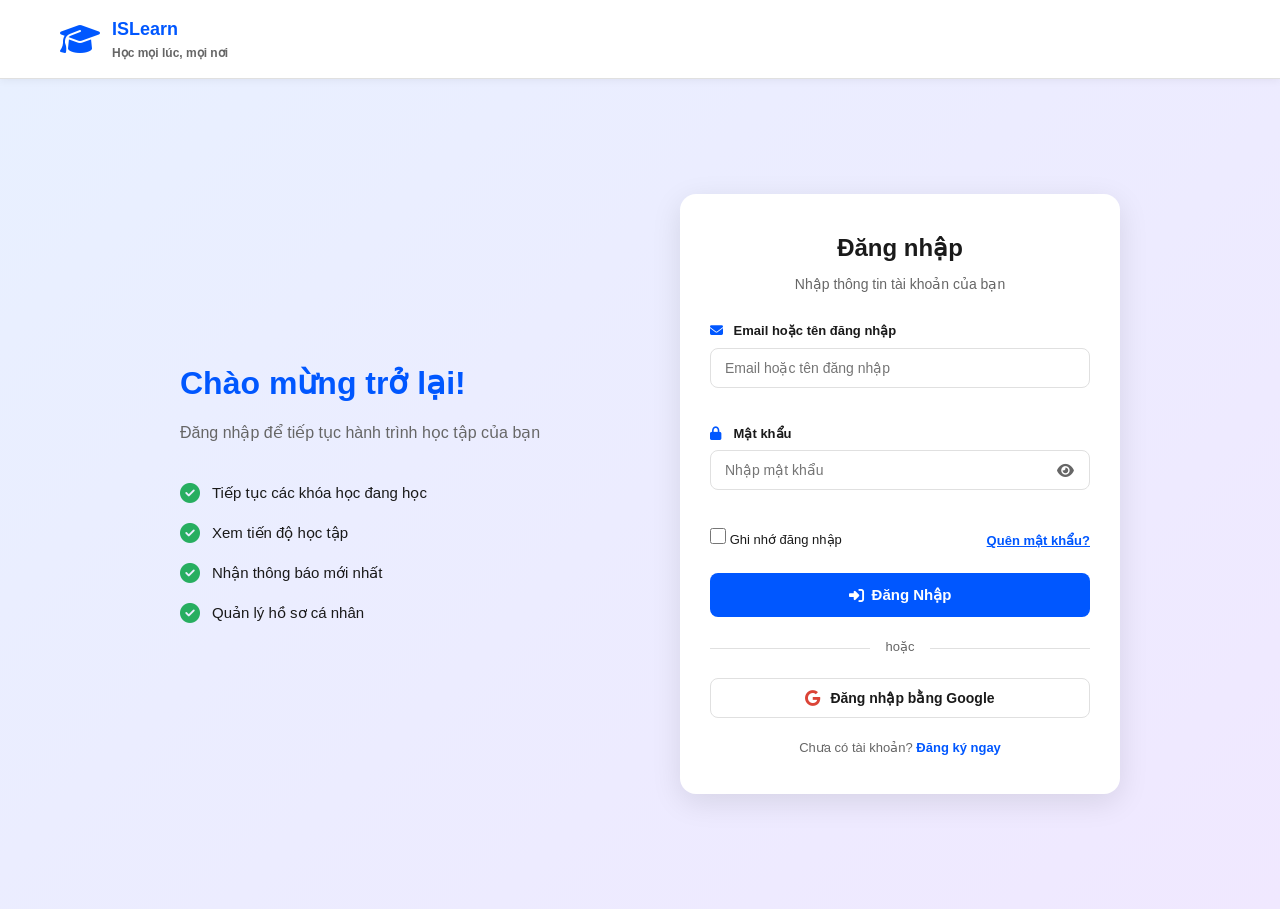
<file: Bài nhóm/login.html>
<!DOCTYPE html>
<html lang="vi">
<head>
    <meta charset="UTF-8">
    <meta name="viewport" content="width=device-width, initial-scale=1.0">
    <title>Đăng Nhập - ISLearn</title>
    <link rel="stylesheet" href="styles.css">
    <link rel="stylesheet" href="register.css">
    <link rel="stylesheet" href="https://cdnjs.cloudflare.com/ajax/libs/font-awesome/6.4.0/css/all.min.css">
</head>
<body>

    <!-- HEADER -->
    <header class="header">
        <div class="header-container">
            <div class="logo">
                <i class="fas fa-graduation-cap"></i>
                <div>
                    <h3>ISLearn</h3>
                    <p>Học mọi lúc, mọi nơi</p>
                </div>
            </div>
        </div>
    </header>

    <!-- LOGIN SECTION -->
    <section class="auth-section">
        <div class="auth-container">

            <!-- LEFT -->
            <div class="auth-left">
                <h2>Chào mừng trở lại!</h2>
                <p>Đăng nhập để tiếp tục hành trình học tập của bạn</p>
                <div class="auth-features">
                    <div class="feature-item">
                        <i class="fas fa-check-circle"></i>
                        <span>Tiếp tục các khóa học đang học</span>
                    </div>
                    <div class="feature-item">
                        <i class="fas fa-check-circle"></i>
                        <span>Xem tiến độ học tập</span>
                    </div>
                    <div class="feature-item">
                        <i class="fas fa-check-circle"></i>
                        <span>Nhận thông báo mới nhất</span>
                    </div>
                    <div class="feature-item">
                        <i class="fas fa-check-circle"></i>
                        <span>Quản lý hồ sơ cá nhân</span>
                    </div>
                </div>
            </div>

            <!-- RIGHT -->
            <div class="auth-right">
                <div class="auth-card">
                    <h2>Đăng nhập</h2>
                    <p class="auth-subtitle">Nhập thông tin tài khoản của bạn</p>

                    <div class="register-form">

                        <div class="form-group">
                            <label><i class="fas fa-envelope"></i> Email hoặc tên đăng nhập</label>
                            <input type="text" id="loginIdentifier" placeholder="Email hoặc tên đăng nhập">
                            <span class="error-msg" id="identifierError"></span>
                        </div>

                        <div class="form-group">
                            <label><i class="fas fa-lock"></i> Mật khẩu</label>
                            <div class="input-password">
                                <input type="password" id="loginPassword" placeholder="Nhập mật khẩu">
                                <button class="toggle-password" onclick="toggleLoginPassword()">
                                    <i class="fas fa-eye" id="loginPasswordIcon"></i>
                                </button>
                            </div>
                            <span class="error-msg" id="passwordError"></span>
                        </div>

                        <div class="form-group checkbox-group" style="display:flex; justify-content:space-between; align-items:center">
                            <label class="checkbox-label">
                                <input type="checkbox" id="rememberMe">
                                <span>Ghi nhớ đăng nhập</span>
                            </label>
                            <a href="#" style="font-size:13px; color:var(--primary-color); font-weight:600">Quên mật khẩu?</a>
                        </div>

                        <!-- THÔNG BÁO LỖI CHUNG -->
                        <div class="login-error-box" id="loginErrorBox" style="display:none">
                            <i class="fas fa-exclamation-circle"></i>
                            <span id="loginErrorMsg">Email hoặc mật khẩu không đúng</span>
                        </div>

                        <button class="btn-register" onclick="handleLogin()">
                            <i class="fas fa-sign-in-alt"></i> Đăng Nhập
                        </button>

                        <div class="divider"><span>hoặc</span></div>

                        <button class="btn-google" onclick="handleGoogleLogin()">
                            <i class="fab fa-google"></i> Đăng nhập bằng Google
                        </button>

                        <p class="login-link">
                            Chưa có tài khoản? <a href="register.html">Đăng ký ngay</a>
                        </p>

                    </div>
                </div>
            </div>

        </div>
    </section>
    <script src="login.js"></script>
</body>
</html>
</file>
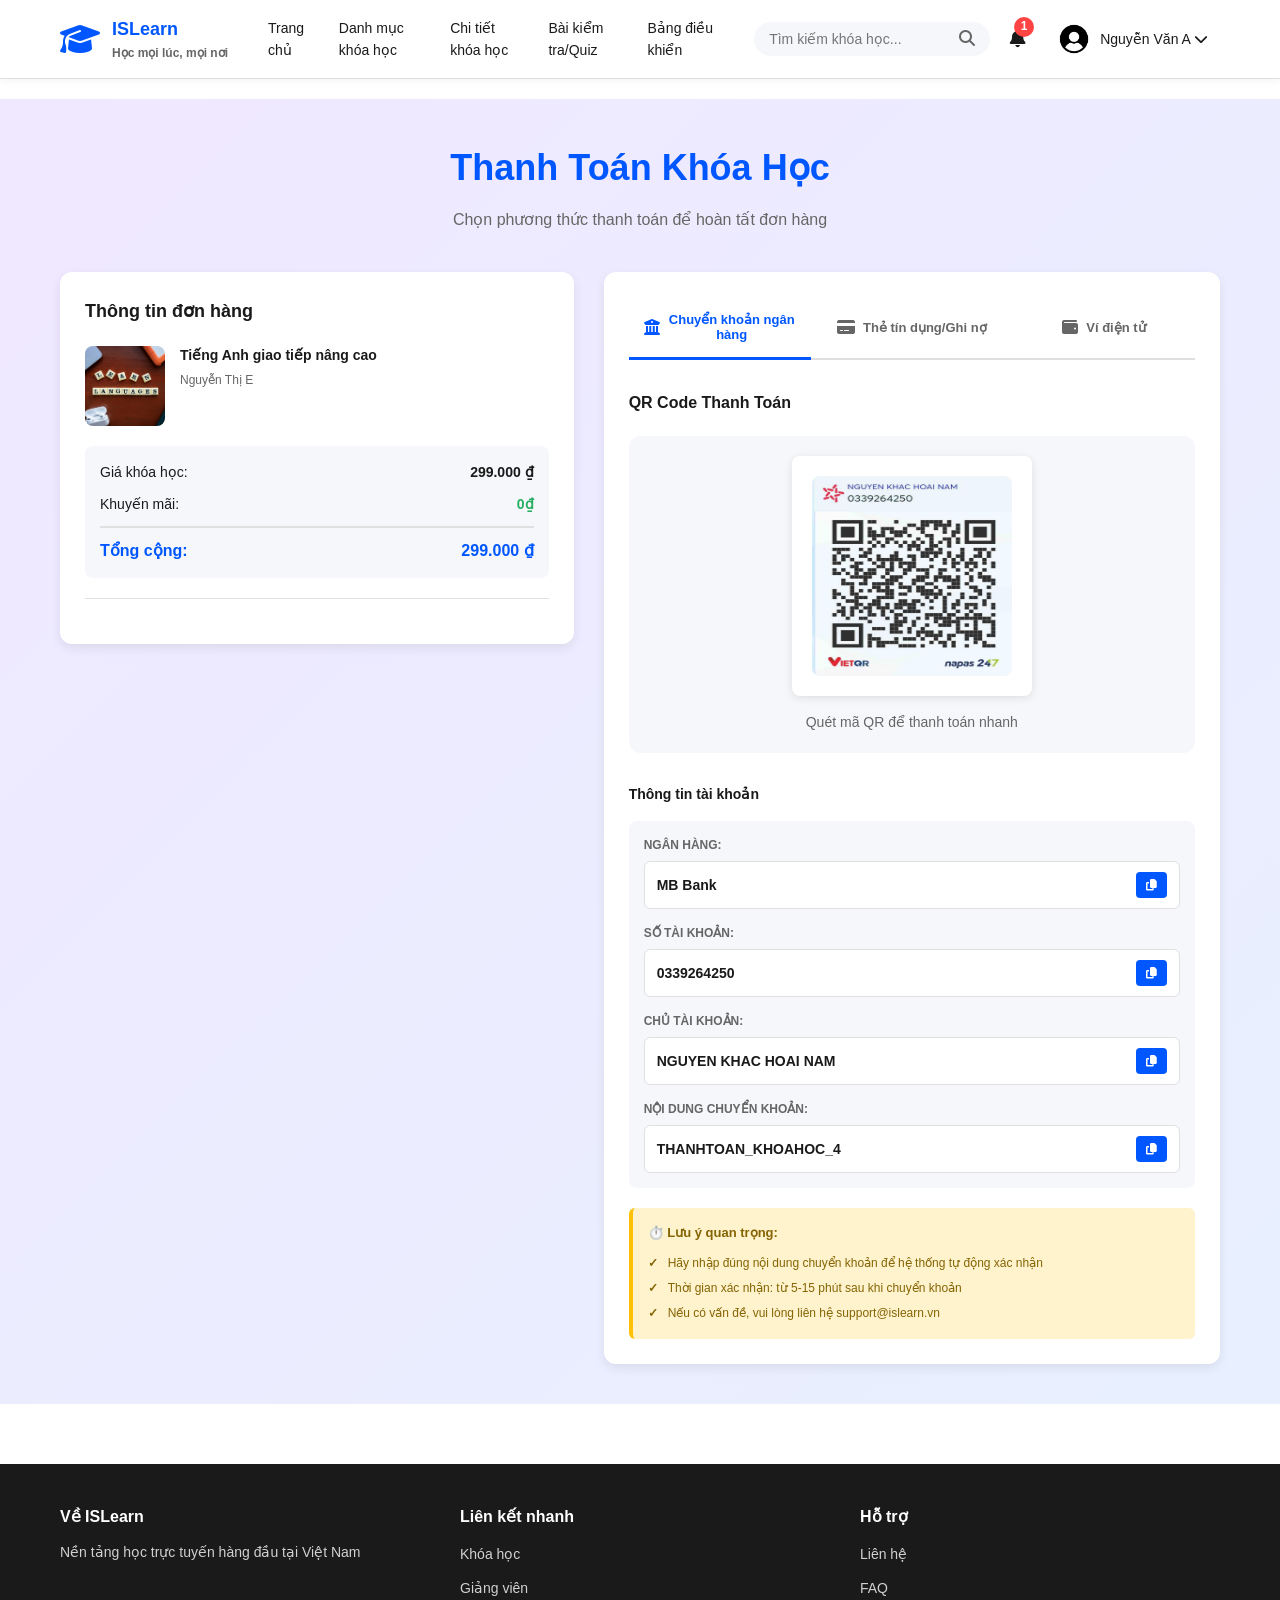
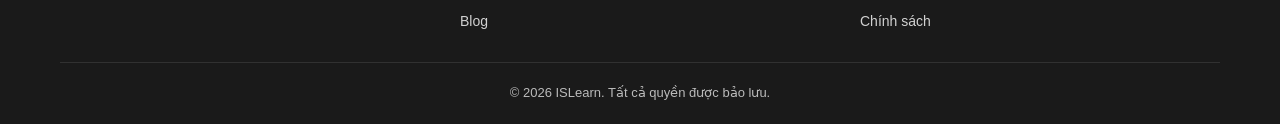
<file: Bài nhóm/payment.html>
<!DOCTYPE html>
<html lang="vi">
<head>
    <meta charset="UTF-8">
    <meta name="viewport" content="width=device-width, initial-scale=1.0">
    <title>Thanh Toán - ISLearn</title>
    <link rel="stylesheet" href="styles.css">
    <link rel="stylesheet" href="payment.css">
    <link rel="stylesheet" href="https://cdnjs.cloudflare.com/ajax/libs/font-awesome/6.4.0/css/all.min.css">
</head>
<body>
    <!-- HEADER -->
    <header class="header">
        <div class="header-container">
            <div class="logo">
                <i class="fas fa-graduation-cap"></i>
                <div>
                    <h3>ISLearn</h3>
                    <p>Học mọi lúc, mọi nơi</p>
                </div>
            </div>
            
            <nav class="nav">
                <a href="index.html" class="nav-item">Trang chủ</a>
                <a href="#" class="nav-item">Danh mục khóa học</a>
                <a href="#" class="nav-item">Chi tiết khóa học</a>
                <a href="#" class="nav-item">Bài kiểm tra/Quiz</a>
                <a href="#" class="nav-item">Bảng điều khiển</a>
            </nav>
            
            <div class="header-right">
                <div class="search-box">
                    <input type="text" placeholder="Tìm kiếm khóa học...">
                    <button><i class="fas fa-search"></i></button>
                </div>
                <div class="notification">
                    <i class="fas fa-bell"></i>
                    <span class="badge">1</span>
                </div>
                <div class="user-menu">
                    <img src="user.png" alt="User">
                    <span>Nguyễn Văn A <i class="fas fa-chevron-down"></i></span>
                </div>
            </div>
        </div>
    </header>

    <!-- PAYMENT CONTAINER -->
    <section class="payment-section">
        <div class="payment-container">
            <!-- PAYMENT HEADER -->
            <div class="payment-header">
                <h1>Thanh Toán Khóa Học</h1>
                <p>Chọn phương thức thanh toán để hoàn tất đơn hàng</p>
            </div>

            <!-- PAYMENT CONTENT -->
            <div class="payment-content">
                <!-- LEFT SIDE - ORDER SUMMARY -->
                <div class="order-summary">
                    <h3>Thông tin đơn hàng</h3>
                    
                    <div class="course-details" id="courseDetails">
                        <div class="course-item">
                            <img src="EL.png" alt="Course" id="courseImage">
                            <div class="item-info">
                                <h4 id="courseName">Tiếng Anh giao tiếp nâng cao</h4>
                                <p id="instructorName">Nguyễn Thị E</p>
                            </div>
                        </div>

                        <div class="price-breakdown">
                            <div class="price-row">
                                <span>Giá khóa học:</span>
                                <span id="coursePrice">299,000₫</span>
                            </div>
                            <div class="price-row">
                                <span>Khuyến mãi:</span>
                                <span class="discount" id="discount">0₫</span>
                            </div>
                            <div class="price-row total">
                                <span>Tổng cộng:</span>
                                <span id="totalPrice">299,000₫</span>
                            </div>
                        </div>
                    </div>
                </div>

                <!-- RIGHT SIDE - PAYMENT METHODS -->
                <div class="payment-methods">
                    <!-- BANK TRANSFER TAB -->
                    <div class="payment-tab">
                        <button class="tab-btn active" onclick="switchPaymentMethod('bank')">
                            <i class="fas fa-bank"></i>
                            Chuyển khoản ngân hàng
                        </button>
                        <button class="tab-btn" onclick="switchPaymentMethod('card')">
                            <i class="fas fa-credit-card"></i>
                            Thẻ tín dụng/Ghi nợ
                        </button>
                        <button class="tab-btn" onclick="switchPaymentMethod('wallet')">
                            <i class="fas fa-wallet"></i>
                            Ví điện tử
                        </button>
                    </div>

                    <!-- BANK TRANSFER METHOD -->
                    <div class="payment-method-content active" id="bankMethod">
                        <div class="bank-info">
                            <h4>QR Code Thanh Toán</h4>
                            <div class="qr-container">
                               <div class="qr-code" id="qrCode">
                                     <img src="qrcode.png" alt="QR Code thanh toán" width="200" height="200">
                               </div>
                                <p class="qr-text">Quét mã QR để thanh toán nhanh</p>
                            </div>

                            <div class="bank-details">
                                <h5>Thông tin tài khoản</h5>
                                
                                <div class="bank-account">
                                    <div class="bank-item">
                                        <label>Ngân hàng:</label>
                                        <div class="bank-value">
                                            <span id="bankName">MB Bank</span>
                                            <button class="btn-copy" onclick="copyToClipboard('bankName')">
                                                <i class="fas fa-copy"></i>
                                            </button>
                                        </div>
                                    </div>

                                    <div class="bank-item">
                                        <label>Số tài khoản:</label>
                                        <div class="bank-value">
                                            <span id="accountNumber">0339264250</span>
                                            <button class="btn-copy" onclick="copyToClipboard('accountNumber')">
                                                <i class="fas fa-copy"></i>
                                            </button>
                                        </div>
                                    </div>

                                    <div class="bank-item">
                                        <label>Chủ tài khoản:</label>
                                        <div class="bank-value">
                                            <span id="accountHolder">NGUYEN KHAC HOAI NAM</span>
                                            <button class="btn-copy" onclick="copyToClipboard('accountHolder')">
                                                <i class="fas fa-copy"></i>
                                            </button>
                                        </div>
                                    </div>

                                    <div class="bank-item">
                                        <label>Nội dung chuyển khoản:</label>
                                        <div class="bank-value">
                                            <span id="transferContent" class="transfer-note">THANHTOAN_KHOAHOC_[ID]</span>
                                            <button class="btn-copy" onclick="copyToClipboard('transferContent')">
                                                <i class="fas fa-copy"></i>
                                            </button>
                                        </div>
                                    </div>
                                </div>

                                <div class="bank-note">
                                    <p>⏱️ <strong>Lưu ý quan trọng:</strong></p>
                                    <ul>
                                        <li>Hãy nhập đúng nội dung chuyển khoản để hệ thống tự động xác nhận</li>
                                        <li>Thời gian xác nhận: từ 5-15 phút sau khi chuyển khoản</li>
                                        <li>Nếu có vấn đề, vui lòng liên hệ support@islearn.vn</li>
                                    </ul>
                                </div>
                            </div>
                        </div>
                    </div>

                    <!-- CARD PAYMENT METHOD -->
                    <div class="payment-method-content" id="cardMethod">
                        <div class="card-form">
                            <h4>Thông tin thẻ</h4>
                            
                            <div class="form-group">
                                <label>Số thẻ</label>
                                <input type="text" placeholder="1234 5678 9012 3456" maxlength="19" id="cardNumber">
                            </div>

                            <div class="form-row">
                                <div class="form-group">
                                    <label>Ngày hết hạn</label>
                                    <input type="text" placeholder="MM/YY" maxlength="5" id="cardExpiry">
                                </div>
                                <div class="form-group">
                                    <label>CVV</label>
                                    <input type="text" placeholder="***" maxlength="3" id="cardCVV">
                                </div>
                            </div>

                            <div class="form-group">
                                <label>Tên chủ thẻ</label>
                                <input type="text" placeholder="Nguyễn Văn A" id="cardHolder">
                            </div>

                            <button class="btn-payment" onclick="processCardPayment()">
                                Thanh Toán <span id="cardPaymentAmount">299,000₫</span>
                            </button>
                        </div>
                    </div>

                    <!-- WALLET PAYMENT METHOD -->
                    <div class="payment-method-content" id="walletMethod">
                        <div class="wallet-payment">
                            <h4>Chọn ví điện tử</h4>
                            
                            <div class="wallet-options">
                                <button class="wallet-btn" onclick="processWalletPayment('momo')">
                                    <div class="wallet-logo momo-logo">
                                        <i class="fas fa-mobile-alt"></i>
                                    </div>
                                    <span>Momo</span>
                                </button>

                                <button class="wallet-btn" onclick="processWalletPayment('zalopay')">
                                    <div class="wallet-logo zalopay-logo">
                                        <i class="fas fa-wallet"></i>
                                    </div>
                                    <span>ZaloPay</span>
                                </button>

                                <button class="wallet-btn" onclick="processWalletPayment('paypal')">
                                    <div class="wallet-logo paypal-logo">
                                        <i class="fas fa-p"></i>
                                    </div>
                                    <span>PayPal</span>
                                </button>

                                <button class="wallet-btn" onclick="processWalletPayment('googleplay')">
                                    <div class="wallet-logo google-logo">
                                        <i class="fas fa-google"></i>
                                    </div>
                                    <span>Google Pay</span>
                                </button>
                            </div>
                        </div>
                    </div>
                </div>
            </div>
        </div>
    </section>

    <!-- PAYMENT SUCCESS MODAL -->
    <div class="modal" id="successModal">
        <div class="modal-content success">
            <div class="modal-header">
                <button class="modal-close" onclick="closeModal('successModal')">&times;</button>
            </div>
            <div class="modal-body">
                <div class="success-icon">
                    <i class="fas fa-check-circle"></i>
                </div>
                <h3>Thanh Toán Thành Công!</h3>
                <p>Đơn hàng của bạn đã được xác nhận</p>
                <div class="success-details" id="successDetails"></div>
                <button class="btn-primary" onclick="goToCourse()">
                    Vào khóa học
                </button>
            </div>
        </div>
    </div>

    <!-- PAYMENT FAILED MODAL -->
    <div class="modal" id="errorModal">
        <div class="modal-content error">
            <div class="modal-header">
                <button class="modal-close" onclick="closeModal('errorModal')">&times;</button>
            </div>
            <div class="modal-body">
                <div class="error-icon">
                    <i class="fas fa-times-circle"></i>
                </div>
                <h3>Thanh Toán Thất Bại</h3>
                <p id="errorMessage">Có lỗi xảy ra, vui lòng thử lại</p>
                <button class="btn-primary" onclick="closeModal('errorModal')">
                    Quay lại
                </button>
            </div>
        </div>
    </div>

    <!-- FOOTER -->
    <footer class="footer">
        <div class="container">
            <div class="footer-content">
                <div class="footer-col">
                    <h4>Về ISLearn</h4>
                    <p>Nền tảng học trực tuyến hàng đầu tại Việt Nam</p>
                </div>
                <div class="footer-col">
                    <h4>Liên kết nhanh</h4>
                    <ul>
                        <li><a href="#">Khóa học</a></li>
                        <li><a href="#">Giảng viên</a></li>
                        <li><a href="#">Blog</a></li>
                    </ul>
                </div>
                <div class="footer-col">
                    <h4>Hỗ trợ</h4>
                    <ul>
                        <li><a href="#">Liên hệ</a></li>
                        <li><a href="#">FAQ</a></li>
                        <li><a href="#">Chính sách</a></li>
                    </ul>
                </div>
            </div>
            <hr>
            <p class="footer-bottom">&copy; 2026 ISLearn. Tất cả quyền được bảo lưu.</p>
        </div>
    </footer>
    <script src="payment.js"></script>
</body>
</html>
</file>
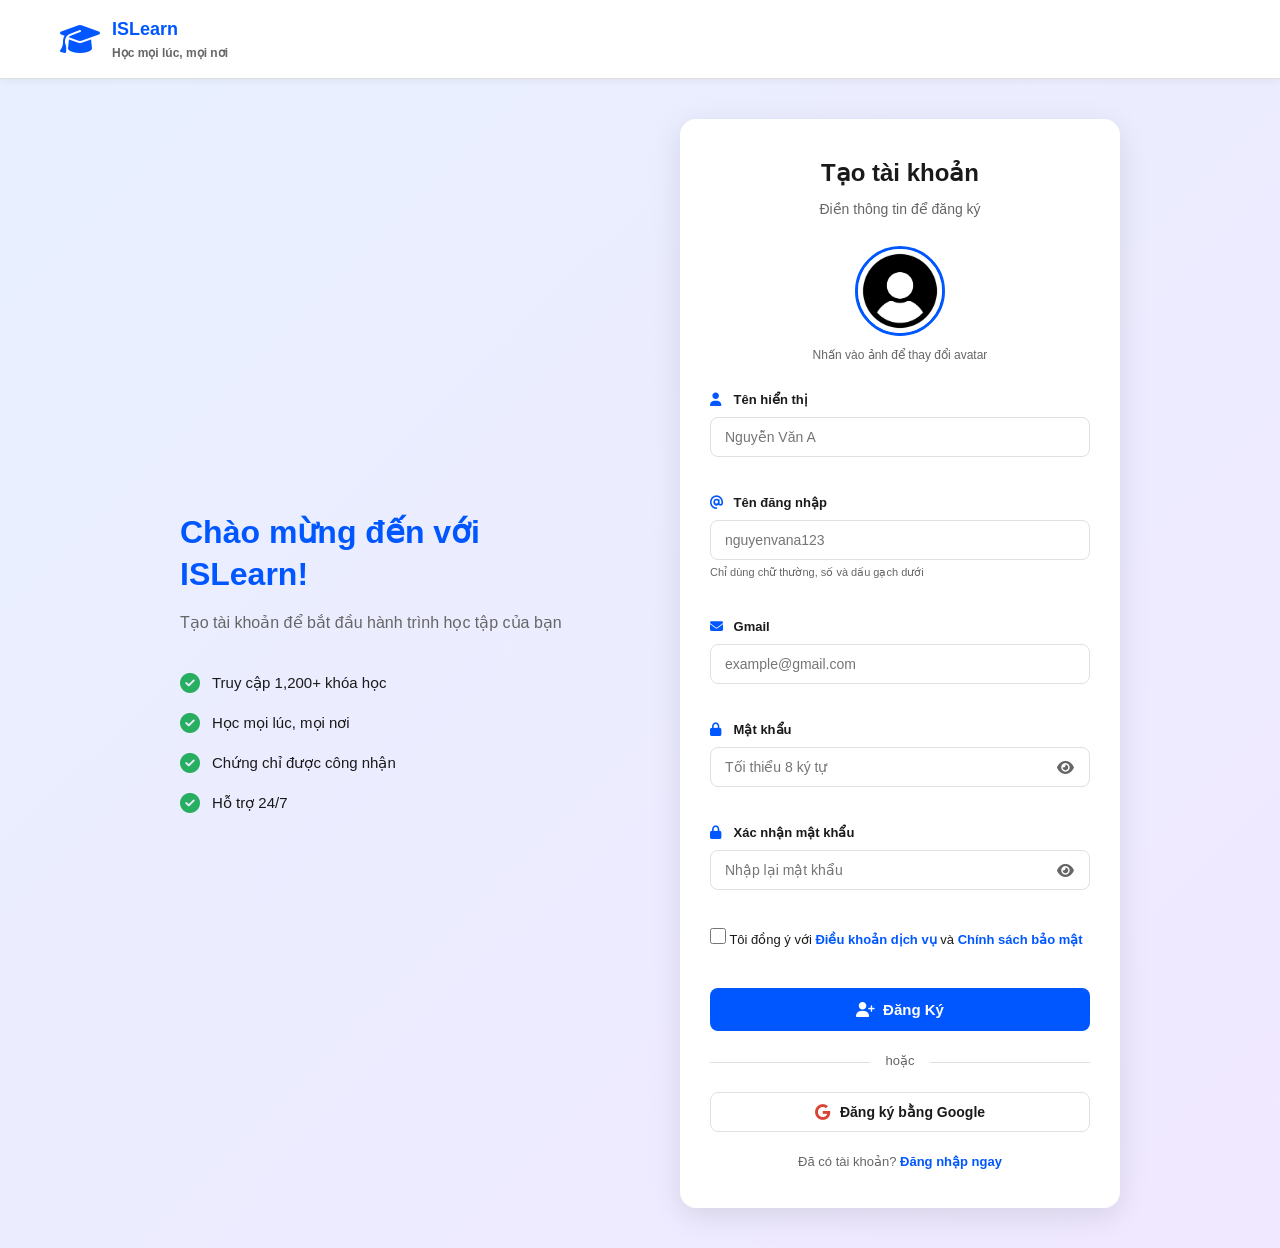
<file: Bài nhóm/register.html>
<!DOCTYPE html>
<html lang="vi">
<head>
    <meta charset="UTF-8">
    <meta name="viewport" content="width=device-width, initial-scale=1.0">
    <title>Đăng Ký - ISLearn</title>
    <link rel="stylesheet" href="styles.css">
    <link rel="stylesheet" href="register.css">
    <link rel="stylesheet" href="https://cdnjs.cloudflare.com/ajax/libs/font-awesome/6.4.0/css/all.min.css">
</head>
<body>
    <!-- HEADER -->
    <header class="header">
        <div class="header-container">
            <div class="logo">
                <i class="fas fa-graduation-cap"></i>
                <div>
                    <h3>ISLearn</h3>
                    <p>Học mọi lúc, mọi nơi</p>
                </div>
            </div>
        </div>
    </header>

    <!-- REGISTER SECTION -->
    <section class="auth-section">
        <div class="auth-container">

            <!-- LEFT - ILLUSTRATION -->
            <div class="auth-left">
                <h2>Chào mừng đến với ISLearn!</h2>
                <p>Tạo tài khoản để bắt đầu hành trình học tập của bạn</p>
                <div class="auth-features">
                    <div class="feature-item">
                        <i class="fas fa-check-circle"></i>
                        <span>Truy cập 1,200+ khóa học</span>
                    </div>
                    <div class="feature-item">
                        <i class="fas fa-check-circle"></i>
                        <span>Học mọi lúc, mọi nơi</span>
                    </div>
                    <div class="feature-item">
                        <i class="fas fa-check-circle"></i>
                        <span>Chứng chỉ được công nhận</span>
                    </div>
                    <div class="feature-item">
                        <i class="fas fa-check-circle"></i>
                        <span>Hỗ trợ 24/7</span>
                    </div>
                </div>
            </div>

            <!-- RIGHT - FORM -->
            <div class="auth-right">
                <div class="auth-card">
                    <h2>Tạo tài khoản</h2>
                    <p class="auth-subtitle">Điền thông tin để đăng ký</p>

                    <!-- AVATAR UPLOAD -->
                    <div class="avatar-upload">
                        <div class="avatar-preview" id="avatarPreview">
                            <img src="user.png" alt="Avatar" id="avatarImg">
                            <div class="avatar-overlay" onclick="document.getElementById('avatarInput').click()">
                                <i class="fas fa-camera"></i>
                                <span>Đổi ảnh</span>
                            </div>
                        </div>
                        <input type="file" id="avatarInput" accept="image/*" style="display:none">
                        <p class="avatar-hint">Nhấn vào ảnh để thay đổi avatar</p>
                    </div>

                    <!-- FORM -->
                    <div class="register-form">

                        <div class="form-group">
                            <label><i class="fas fa-user"></i> Tên hiển thị</label>
                            <input type="text" id="displayName" placeholder="Nguyễn Văn A" maxlength="50">
                            <span class="error-msg" id="displayNameError"></span>
                        </div>

                        <div class="form-group">
                            <label><i class="fas fa-at"></i> Tên đăng nhập</label>
                            <input type="text" id="username" placeholder="nguyenvana123" maxlength="30">
                            <span class="hint-msg">Chỉ dùng chữ thường, số và dấu gạch dưới</span>
                            <span class="error-msg" id="usernameError"></span>
                        </div>

                        <div class="form-group">
                            <label><i class="fas fa-envelope"></i> Gmail</label>
                            <input type="email" id="email" placeholder="example@gmail.com">
                            <span class="error-msg" id="emailError"></span>
                        </div>

                        <div class="form-group">
                            <label><i class="fas fa-lock"></i> Mật khẩu</label>
                            <div class="input-password">
                                <input type="password" id="password" placeholder="Tối thiểu 8 ký tự">
                                <button class="toggle-password" onclick="togglePassword('password')">
                                    <i class="fas fa-eye" id="passwordIcon"></i>
                                </button>
                            </div>
                            <div class="password-strength" id="passwordStrength">
                                <div class="strength-bar">
                                    <div class="strength-fill" id="strengthFill"></div>
                                </div>
                                <span id="strengthText"></span>
                            </div>
                            <span class="error-msg" id="passwordError"></span>
                        </div>

                        <div class="form-group">
                            <label><i class="fas fa-lock"></i> Xác nhận mật khẩu</label>
                            <div class="input-password">
                                <input type="password" id="confirmPassword" placeholder="Nhập lại mật khẩu">
                                <button class="toggle-password" onclick="togglePassword('confirmPassword')">
                                    <i class="fas fa-eye" id="confirmPasswordIcon"></i>
                                </button>
                            </div>
                            <span class="error-msg" id="confirmPasswordError"></span>
                        </div>

                        <div class="form-group checkbox-group">
                            <label class="checkbox-label">
                                <input type="checkbox" id="agreeTerms">
                                <span>Tôi đồng ý với <a href="#">Điều khoản dịch vụ</a> và <a href="#">Chính sách bảo mật</a></span>
                            </label>
                            <span class="error-msg" id="termsError"></span>
                        </div>

                        <button class="btn-register" onclick="handleRegister()">
                            <i class="fas fa-user-plus"></i> Đăng Ký
                        </button>

                        <div class="divider"><span>hoặc</span></div>

                        <button class="btn-google" onclick="handleGoogleRegister()">
                            <i class="fab fa-google"></i> Đăng ký bằng Google
                        </button>

                        <p class="login-link">
                            Đã có tài khoản? <a href="login.html">Đăng nhập ngay</a>
                        </p>
                    </div>
                </div>
            </div>

        </div>
    </section>

    <!-- SUCCESS MODAL -->
    <div class="modal" id="successModal">
        <div class="modal-content success">
            <div class="modal-body">
                <div class="success-icon">
                    <i class="fas fa-check-circle"></i>
                </div>
                <h3>Đăng Ký Thành Công!</h3>
                <p>Tài khoản của bạn đã được tạo</p>
                <div class="success-info" id="successInfo"></div>
                <button class="btn-primary" onclick="goToHome()">
                    Bắt đầu học ngay
                </button>
            </div>
        </div>
    </div>

    <script src="register.js"></script>
</body>
</html>
</file>
<file: Bài nhóm/styles.css>
* {
    margin: 0;
    padding: 0;
    box-sizing: border-box;
}

:root {
    --primary-color: #0057FF;
    --secondary-color: #6C5CE7;
    --text-dark: #1A1A1A;
    --text-light: #666666;
    --bg-light: #F5F7FA;
    --border-color: #E0E0E0;
    --success: #27AE60;
    --warning: #F39C12;
}

body {
    font-family: 'Segoe UI', Tahoma, Geneva, Verdana, sans-serif;
    color: var(--text-dark);
    background-color: #FFFFFF;
    line-height: 1.6;
}

.container {
    max-width: 1200px;
    margin: 0 auto;
    padding: 0 20px;
}

/* ==================== HEADER ==================== */
.header {
    background: #FFFFFF;
    border-bottom: 1px solid var(--border-color);
    padding: 15px 0;
    position: sticky;
    top: 0;
    z-index: 100;
    box-shadow: 0 2px 8px rgba(0,0,0,0.05);
}

.header-container {
    max-width: 1200px;
    margin: 0 auto;
    padding: 0 20px;
    display: flex;
    justify-content: space-between;
    align-items: center;
    gap: 40px;
}

.logo {
    display: flex;
    align-items: center;
    gap: 12px;
    text-decoration: none;
    font-weight: bold;
    color: var(--primary-color);
    min-width: 150px;
}

.logo i {
    font-size: 32px;
}

.logo h3 {
    margin: 0;
    font-size: 18px;
    color: var(--primary-color);
}

.logo p {
    margin: 0;
    font-size: 12px;
    color: var(--text-light);
}

.nav {
    display: flex;
    gap: 30px;
    flex: 1;
}

.nav-item {
    color: var(--text-dark);
    text-decoration: none;
    font-size: 14px;
    font-weight: 500;
    position: relative;
    transition: color 0.3s;
}

.nav-item:hover,
.nav-item.active {
    color: var(--primary-color);
}

.nav-item.active::after {
    content: '';
    position: absolute;
    bottom: -15px;
    left: 0;
    right: 0;
    height: 3px;
    background: var(--primary-color);
}

.header-right {
    display: flex;
    gap: 20px;
    align-items: center;
}

.search-box {
    display: flex;
    background: var(--bg-light);
    border-radius: 25px;
    padding: 8px 15px;
    gap: 10px;
    align-items: center;
}

.search-box input {
    border: none;
    background: transparent;
    outline: none;
    width: 180px;
    font-size: 14px;
}

.search-box button {
    background: none;
    border: none;
    color: var(--text-light);
    cursor: pointer;
    font-size: 16px;
}

.notification {
    position: relative;
    cursor: pointer;
    font-size: 18px;
    color: var(--text-dark);
}

.badge {
    position: absolute;
    top: -8px;
    right: -8px;
    background: #FF4444;
    color: white;
    border-radius: 50%;
    width: 20px;
    height: 20px;
    display: flex;
    align-items: center;
    justify-content: center;
    font-size: 12px;
    font-weight: bold;
}

.user-menu {
    display: flex;
    align-items: center;
    gap: 10px;
    cursor: pointer;
    padding: 8px 12px;
    border-radius: 8px;
    transition: background 0.3s;
}

.user-menu:hover {
    background: var(--bg-light);
}

.user-menu img {
    width: 32px;
    height: 32px;
    border-radius: 50%;
}

.user-menu span {
    font-size: 14px;
    font-weight: 500;
}

/* ==================== HERO SECTION ==================== */
.hero {
    background: linear-gradient(135deg, #E8F0FF 0%, #F0E8FF 100%);
    padding: 60px 0;
}

.hero-container {
    max-width: 1200px;
    margin: 0 auto;
    padding: 0 20px;
    display: grid;
    grid-template-columns: 1fr 1fr;
    gap: 40px;
    align-items: center;
}

.hero-content h2 {
    font-size: 16px;
    color: var(--text-light);
    font-weight: 500;
    margin-bottom: 10px;
}

.hero-content h1 {
    font-size: 42px;
    color: var(--primary-color);
    font-weight: 700;
    margin-bottom: 20px;
    line-height: 1.2;
}

.hero-content p {
    font-size: 16px;
    color: var(--text-light);
    margin-bottom: 30px;
    line-height: 1.8;
}

.search-hero {
    display: flex;
    gap: 10px;
    margin-bottom: 40px;
}

.search-hero input {
    flex: 1;
    padding: 15px 20px;
    border: 1px solid var(--border-color);
    border-radius: 8px;
    font-size: 14px;
    outline: none;
}

.btn-primary {
    background: var(--primary-color);
    color: white;
    border: none;
    padding: 15px 35px;
    border-radius: 8px;
    font-size: 14px;
    font-weight: 600;
    cursor: pointer;
    transition: background 0.3s;
}

.btn-primary:hover {
    background: #0047CC;
}

.stats {
    display: flex;
    gap: 40px;
    flex-wrap: wrap;
}

.stat-item {
    display: flex;
    gap: 15px;
    align-items: flex-start;
}

.stat-item i {
    font-size: 28px;
    color: var(--primary-color);
}

.stat-item h4 {
    font-size: 18px;
    font-weight: 700;
    margin: 0;
}

.stat-item p {
    font-size: 13px;
    color: var(--text-light);
    margin: 0;
}

.hero-image {
    display: flex;
    justify-content: center;
}

.illustration img {
    max-width: 100%;
    height: auto;
}

/* ==================== CATEGORIES SECTION ==================== */
.categories-section {
    padding: 60px 0;
    background: white;
}

.section-header {
    display: flex;
    justify-content: space-between;
    align-items: center;
    margin-bottom: 40px;
}

.section-header h2 {
    font-size: 28px;
    font-weight: 700;
}

.view-all {
    color: var(--primary-color);
    text-decoration: none;
    font-weight: 600;
    transition: color 0.3s;
}

.view-all:hover {
    color: #0047CC;
}

.categories-grid {
    display: grid;
    grid-template-columns: repeat(6, 1fr);
    gap: 20px;
}

.category-card {
    background: var(--bg-light);
    border-radius: 12px;
    padding: 30px 20px;
    text-align: center;
    cursor: pointer;
    transition: all 0.3s;
}

.category-card:hover {
    background: var(--primary-color);
    color: white;
    transform: translateY(-5px);
}

.category-icon {
    font-size: 40px;
    margin-bottom: 15px;
    color: var(--primary-color);
}

.category-card:hover .category-icon {
    color: white;
}

.category-card h3 {
    font-size: 16px;
    font-weight: 600;
    margin-bottom: 8px;
}

.category-card p {
    font-size: 13px;
    color: var(--text-light);
}

.category-card:hover p {
    color: white;
}

/* ==================== FEATURED COURSES ==================== */
.featured-courses {
    padding: 60px 0;
    background: white;
}

.courses-slider {
    display: grid;
    grid-template-columns: repeat(4, 1fr);
    gap: 20px;
}

.course-card {
    background: white;
    border: 1px solid var(--border-color);
    border-radius: 12px;
    overflow: hidden;
    transition: all 0.3s;
    cursor: pointer;
}

.course-card:hover {
    box-shadow: 0 8px 24px rgba(0,0,0,0.12);
    transform: translateY(-5px);
}

.course-image {
    position: relative;
    height: 180px;
    overflow: hidden;
    background: var(--bg-light);
}

.course-image img {
    width: 100%;
    height: 100%;
    object-fit: cover;
}

.course-tag {
    position: absolute;
    top: 12px;
    left: 12px;
    background: var(--secondary-color);
    color: white;
    padding: 6px 12px;
    border-radius: 20px;
    font-size: 11px;
    font-weight: 600;
}

.course-info {
    padding: 20px;
}

.course-info h3 {
    font-size: 15px;
    font-weight: 700;
    margin-bottom: 8px;
    line-height: 1.4;
}

.instructor {
    font-size: 13px;
    color: var(--text-light);
    margin-bottom: 10px;
}

.rating {
    display: flex;
    gap: 5px;
    font-size: 13px;
    margin-bottom: 12px;
}

.stars {
    font-weight: 600;
}

.reviews {
    color: var(--text-light);
}

.price {
    font-size: 16px;
    font-weight: 700;
    color: var(--primary-color);
}

/* ==================== QUIZZES SECTION ==================== */
.quizzes-section {
    padding: 60px 0;
    background: var(--bg-light);
}

.quizzes-section h2 {
    font-size: 28px;
    font-weight: 700;
    margin-bottom: 40px;
}

.quizzes-grid {
    display: grid;
    grid-template-columns: repeat(4, 1fr);
    gap: 20px;
}

.quiz-card {
    background: white;
    border-radius: 12px;
    padding: 30px 20px;
    text-align: center;
    transition: all 0.3s;
}

.quiz-card:hover {
    box-shadow: 0 8px 24px rgba(0,0,0,0.12);
}

.quiz-icon {
    width: 60px;
    height: 60px;
    background: var(--bg-light);
    border-radius: 50%;
    display: flex;
    align-items: center;
    justify-content: center;
    margin: 0 auto 15px;
    font-size: 28px;
    color: var(--primary-color);
}

.quiz-card h3 {
    font-size: 16px;
    font-weight: 600;
    margin-bottom: 8px;
}

.quiz-card p {
    font-size: 13px;
    color: var(--text-light);
    margin-bottom: 15px;
}

.btn-quiz {
    background: white;
    color: var(--primary-color);
    border: 2px solid var(--primary-color);
    padding: 10px 20px;
    border-radius: 6px;
    font-size: 13px;
    font-weight: 600;
    cursor: pointer;
    transition: all 0.3s;
}

.btn-quiz:hover {
    background: var(--primary-color);
    color: white;
}

/* ==================== MAIN CONTENT & SIDEBAR ==================== */
.main-content {
    padding: 60px 0;
}

.main-flex {
    display: grid;
    grid-template-columns: 1fr 350px;
    gap: 40px;
}

.sidebar {
    display: flex;
    flex-direction: column;
    gap: 20px;
}

.sidebar-card {
    background: white;
    border: 1px solid var(--border-color);
    border-radius: 12px;
    padding: 20px;
}

.user-card {
    background: linear-gradient(135deg, var(--primary-color) 0%, var(--secondary-color) 100%);
    color: white;
}

.user-header {
    text-align: center;
}

.user-header img {
    width: 60px;
    height: 60px;
    border-radius: 50%;
    margin-bottom: 12px;
    border: 3px solid white;
}

.user-header h3 {
    font-size: 16px;
    margin: 0;
    margin-bottom: 4px;
}

.user-header p {
    font-size: 13px;
    margin: 0;
    opacity: 0.9;
}

.link-more {
    display: inline-block;
    color: white;
    text-decoration: none;
    font-size: 12px;
    margin-top: 12px;
    font-weight: 600;
    transition: opacity 0.3s;
}

.link-more:hover {
    opacity: 0.8;
}

.sidebar-card h3 {
    font-size: 16px;
    font-weight: 700;
    margin-bottom: 15px;
}

.progress-item {
    margin-bottom: 20px;
}

.progress-item label {
    display: block;
    font-size: 13px;
    font-weight: 600;
    margin-bottom: 6px;
}

.progress-bar {
    width: 100%;
    height: 6px;
    background: var(--border-color);
    border-radius: 3px;
    overflow: hidden;
    margin-bottom: 4px;
}

.progress {
    height: 100%;
    background: linear-gradient(90deg, var(--primary-color), var(--secondary-color));
}

.progress-item span {
    font-size: 12px;
    color: var(--text-light);
}

.activity-item {
    display: flex;
    gap: 12px;
    padding: 12px 0;
    border-bottom: 1px solid var(--border-color);
}

.activity-item:last-child {
    border-bottom: none;
}

.activity-item i {
    font-size: 16px;
    color: var(--primary-color);
    flex-shrink: 0;
    margin-top: 4px;
}

.activity-item p {
    font-size: 13px;
    margin: 0;
    font-weight: 500;
}

.activity-item span {
    font-size: 12px;
    color: var(--text-light);
}

.footer-info {
    display: grid;
    grid-template-columns: repeat(4, 1fr);
    gap: 30px;
}

.footer-item {
    text-align: center;
}

.footer-item i {
    font-size: 36px;
    color: var(--primary-color);
    margin-bottom: 12px;
}

.footer-item h3 {
    font-size: 16px;
    font-weight: 600;
    margin: 0 0 6px;
}

.footer-item p {
    font-size: 13px;
    color: var(--text-light);
    margin: 0;
}

/* ==================== FOOTER ==================== */
.footer {
    background: var(--text-dark);
    color: white;
    padding: 40px 0 20px;
    margin-top: 60px;
}

.footer-content {
    display: grid;
    grid-template-columns: repeat(3, 1fr);
    gap: 40px;
    margin-bottom: 20px;
}

.footer-col h4 {
    font-size: 16px;
    font-weight: 700;
    margin-bottom: 12px;
}

.footer-col p {
    font-size: 14px;
    opacity: 0.8;
}

.footer-col ul {
    list-style: none;
}

.footer-col ul li {
    margin-bottom: 8px;
}

.footer-col ul li a {
    color: white;
    text-decoration: none;
    font-size: 14px;
    opacity: 0.8;
    transition: opacity 0.3s;
}

.footer-col ul li a:hover {
    opacity: 1;
}

.footer hr {
    border: none;
    border-top: 1px solid rgba(255,255,255,0.1);
    margin: 20px 0;
}

.footer-bottom {
    text-align: center;
    font-size: 13px;
    opacity: 0.7;
}

/* ==================== RESPONSIVE ==================== */
@media (max-width: 1024px) {
    .categories-grid {
        grid-template-columns: repeat(3, 1fr);
    }

    .courses-slider {
        grid-template-columns: repeat(2, 1fr);
    }

    .quizzes-grid {
        grid-template-columns: repeat(2, 1fr);
    }

    .hero-container {
        grid-template-columns: 1fr;
    }

    .footer-info {
        grid-template-columns: repeat(2, 1fr);
    }
}

@media (max-width: 768px) {
    .header-container {
        gap: 15px;
    }

    .nav {
        display: none;
    }

    .header-right {
        gap: 10px;
    }

    .search-box input {
        width: 120px;
    }

    .categories-grid {
        grid-template-columns: repeat(2, 1fr);
    }

    .courses-slider {
        grid-template-columns: 1fr;
    }

    .quizzes-grid {
        grid-template-columns: 1fr;
    }

    .main-flex {
        grid-template-columns: 1fr;
    }

    .footer-info {
        grid-template-columns: 1fr;
    }

    .footer-content {
        grid-template-columns: 1fr;
    }
}
</file>
<file: Bài nhóm/register.css>
/* ==================== AUTH SECTION ==================== */
.auth-section {
    min-height: calc(100vh - 70px);
    background: linear-gradient(135deg, #E8F0FF 0%, #F0E8FF 100%);
    display: flex;
    align-items: center;
    padding: 40px 20px;
}

.auth-container {
    max-width: 1000px;
    margin: 0 auto;
    width: 100%;
    display: grid;
    grid-template-columns: 1fr 1fr;
    gap: 40px;
    align-items: center;
}

/* ==================== LEFT SIDE ==================== */
.auth-left {
    padding: 40px;
}

.auth-left h2 {
    font-size: 32px;
    font-weight: 700;
    color: var(--primary-color);
    margin-bottom: 15px;
    line-height: 1.3;
}

.auth-left p {
    font-size: 16px;
    color: var(--text-light);
    margin-bottom: 35px;
    line-height: 1.6;
}

.auth-features {
    display: flex;
    flex-direction: column;
    gap: 16px;
}

.feature-item {
    display: flex;
    align-items: center;
    gap: 12px;
    font-size: 15px;
    color: var(--text-dark);
    font-weight: 500;
}

.feature-item i {
    color: var(--success);
    font-size: 20px;
    flex-shrink: 0;
}

/* ==================== RIGHT SIDE ==================== */
.auth-right {
    display: flex;
    justify-content: center;
}

.auth-card {
    background: white;
    border-radius: 16px;
    padding: 35px 30px;
    box-shadow: 0 8px 30px rgba(0, 0, 0, 0.1);
    width: 100%;
    max-width: 440px;
}

.auth-card h2 {
    font-size: 24px;
    font-weight: 700;
    color: var(--text-dark);
    margin-bottom: 6px;
    text-align: center;
}

.auth-subtitle {
    font-size: 14px;
    color: var(--text-light);
    text-align: center;
    margin-bottom: 25px;
}

/* ==================== AVATAR UPLOAD ==================== */
.avatar-upload {
    text-align: center;
    margin-bottom: 25px;
}

.avatar-preview {
    position: relative;
    width: 90px;
    height: 90px;
    margin: 0 auto 10px;
    border-radius: 50%;
    overflow: hidden;
    cursor: pointer;
    border: 3px solid var(--primary-color);
}

.avatar-preview img {
    width: 100%;
    height: 100%;
    object-fit: cover;
}

.avatar-overlay {
    position: absolute;
    inset: 0;
    background: rgba(0, 87, 255, 0.6);
    display: flex;
    flex-direction: column;
    align-items: center;
    justify-content: center;
    opacity: 0;
    transition: opacity 0.3s;
    color: white;
    gap: 4px;
}

.avatar-preview:hover .avatar-overlay {
    opacity: 1;
}

.avatar-overlay i {
    font-size: 20px;
}

.avatar-overlay span {
    font-size: 11px;
    font-weight: 600;
}

.avatar-hint {
    font-size: 12px;
    color: var(--text-light);
}

/* ==================== FORM ==================== */
.register-form {
    display: flex;
    flex-direction: column;
    gap: 4px;
}

.form-group {
    margin-bottom: 12px;
}

.form-group label {
    display: block;
    font-size: 13px;
    font-weight: 600;
    color: var(--text-dark);
    margin-bottom: 6px;
}

.form-group label i {
    color: var(--primary-color);
    margin-right: 6px;
    width: 14px;
}

.form-group input[type="text"],
.form-group input[type="email"],
.form-group input[type="password"] {
    width: 100%;
    padding: 11px 14px;
    border: 1.5px solid var(--border-color);
    border-radius: 8px;
    font-size: 14px;
    outline: none;
    transition: border-color 0.3s, box-shadow 0.3s;
    color: var(--text-dark);
}

.form-group input:focus {
    border-color: var(--primary-color);
    box-shadow: 0 0 0 3px rgba(0, 87, 255, 0.1);
}

.form-group input.valid {
    border-color: var(--success);
}

.form-group input.invalid {
    border-color: #DC3545;
}

.hint-msg {
    font-size: 11px;
    color: var(--text-light);
    margin-top: 4px;
    display: block;
}

.error-msg {
    font-size: 12px;
    color: #DC3545;
    margin-top: 4px;
    display: block;
    min-height: 16px;
}

/* ==================== PASSWORD INPUT ==================== */
.input-password {
    position: relative;
}

.input-password input {
    width: 100%;
    padding: 11px 44px 11px 14px;
    border: 1.5px solid var(--border-color);
    border-radius: 8px;
    font-size: 14px;
    outline: none;
    transition: border-color 0.3s, box-shadow 0.3s;
}

.input-password input:focus {
    border-color: var(--primary-color);
    box-shadow: 0 0 0 3px rgba(0, 87, 255, 0.1);
}

.toggle-password {
    position: absolute;
    right: 12px;
    top: 50%;
    transform: translateY(-50%);
    background: none;
    border: none;
    color: var(--text-light);
    cursor: pointer;
    font-size: 15px;
    padding: 4px;
    transition: color 0.3s;
}

.toggle-password:hover {
    color: var(--primary-color);
}

/* ==================== PASSWORD STRENGTH ==================== */
.password-strength {
    margin-top: 8px;
    display: none;
}

.password-strength.visible {
    display: flex;
    align-items: center;
    gap: 10px;
}

.strength-bar {
    flex: 1;
    height: 5px;
    background: var(--border-color);
    border-radius: 3px;
    overflow: hidden;
}

.strength-fill {
    height: 100%;
    border-radius: 3px;
    transition: width 0.3s, background 0.3s;
    width: 0%;
}

#strengthText {
    font-size: 11px;
    font-weight: 600;
    min-width: 60px;
}

/* ==================== CHECKBOX ==================== */
.checkbox-group {
    margin-bottom: 6px;
}

.checkbox-label {
    display: flex;
    align-items: flex-start;
    gap: 10px;
    cursor: pointer;
    font-size: 13px;
    color: var(--text-dark);
    font-weight: normal !important;
}

.checkbox-label input[type="checkbox"] {
    width: 16px;
    height: 16px;
    margin-top: 2px;
    accent-color: var(--primary-color);
    flex-shrink: 0;
    cursor: pointer;
}

.checkbox-label a {
    color: var(--primary-color);
    text-decoration: none;
    font-weight: 600;
}

.checkbox-label a:hover {
    text-decoration: underline;
}

/* ==================== BUTTONS ==================== */
.btn-register {
    width: 100%;
    background: var(--primary-color);
    color: white;
    border: none;
    padding: 13px;
    border-radius: 8px;
    font-size: 15px;
    font-weight: 600;
    cursor: pointer;
    transition: background 0.3s, transform 0.1s;
    margin-top: 6px;
    display: flex;
    align-items: center;
    justify-content: center;
    gap: 8px;
}

.btn-register:hover {
    background: #0047CC;
}

.btn-register:active {
    transform: scale(0.99);
}

.btn-register:disabled {
    background: #A0B4D6;
    cursor: not-allowed;
}

.divider {
    text-align: center;
    position: relative;
    margin: 16px 0;
    color: var(--text-light);
    font-size: 13px;
}

.divider::before,
.divider::after {
    content: '';
    position: absolute;
    top: 50%;
    width: 42%;
    height: 1px;
    background: var(--border-color);
}

.divider::before { left: 0; }
.divider::after { right: 0; }

.btn-google {
    width: 100%;
    background: white;
    color: var(--text-dark);
    border: 1.5px solid var(--border-color);
    padding: 11px;
    border-radius: 8px;
    font-size: 14px;
    font-weight: 600;
    cursor: pointer;
    transition: all 0.3s;
    display: flex;
    align-items: center;
    justify-content: center;
    gap: 10px;
}

.btn-google:hover {
    border-color: #DB4437;
    color: #DB4437;
    background: #FFF5F5;
}

.btn-google i {
    color: #DB4437;
    font-size: 16px;
}

.login-link {
    text-align: center;
    font-size: 13px;
    color: var(--text-light);
    margin-top: 16px;
}

.login-link a {
    color: var(--primary-color);
    font-weight: 600;
    text-decoration: none;
}

.login-link a:hover {
    text-decoration: underline;
}

/* ==================== MODAL ==================== */
.modal {
    display: none;
    position: fixed;
    inset: 0;
    background: rgba(0, 0, 0, 0.5);
    align-items: center;
    justify-content: center;
    z-index: 1000;
}

.modal.active {
    display: flex;
}

.modal-content {
    background: white;
    border-radius: 16px;
    box-shadow: 0 10px 40px rgba(0, 0, 0, 0.2);
    max-width: 380px;
    width: 90%;
    animation: slideUp 0.3s ease;
}

@keyframes slideUp {
    from { transform: translateY(30px); opacity: 0; }
    to { transform: translateY(0); opacity: 1; }
}

.modal-body {
    padding: 40px 30px;
    text-align: center;
}

.success-icon {
    font-size: 64px;
    color: var(--success);
    margin-bottom: 16px;
}

.modal-body h3 {
    font-size: 22px;
    font-weight: 700;
    margin-bottom: 8px;
}

.modal-body p {
    font-size: 14px;
    color: var(--text-light);
    margin-bottom: 20px;
}

.success-info {
    background: var(--bg-light);
    border-radius: 8px;
    padding: 15px;
    text-align: left;
    margin-bottom: 20px;
    font-size: 13px;
    line-height: 2;
}

/* ==================== RESPONSIVE ==================== */
@media (max-width: 768px) {
    .auth-container {
        grid-template-columns: 1fr;
    }

    .auth-left {
        display: none;
    }

    .auth-card {
        padding: 25px 20px;
    }
}
/* ==================== LOGIN ERROR BOX ==================== */
.login-error-box {
    background: #FFF5F5;
    border: 1.5px solid #DC3545;
    border-radius: 8px;
    padding: 12px 16px;
    display: flex;
    align-items: center;
    gap: 10px;
    font-size: 13px;
    color: #DC3545;
    font-weight: 500;
    animation: shake 0.3s ease;
}

.login-error-box i {
    font-size: 16px;
    flex-shrink: 0;
}

@keyframes shake {
    0%, 100% { transform: translateX(0); }
    25% { transform: translateX(-6px); }
    75% { transform: translateX(6px); }
}
</file>
<file: Bài nhóm/payment.css>
/* ==================== PAYMENT PAGE ==================== */

.payment-section {
    min-height: calc(100vh - 200px);
    background: linear-gradient(135deg, #F0E8FF 0%, #E8F0FF 100%);
    padding: 40px 0;
    margin-top: 20px;
}

.payment-container {
    max-width: 1200px;
    margin: 0 auto;
    padding: 0 20px;
}

.payment-header {
    text-align: center;
    margin-bottom: 40px;
}

.payment-header h1 {
    font-size: 36px;
    color: var(--primary-color);
    font-weight: 700;
    margin-bottom: 10px;
}

.payment-header p {
    font-size: 16px;
    color: var(--text-light);
}

.payment-content {
    display: grid;
    grid-template-columns: 1fr 1.2fr;
    gap: 30px;
}

/* ==================== ORDER SUMMARY ==================== */
.order-summary {
    background: white;
    border-radius: 12px;
    padding: 25px;
    box-shadow: 0 4px 12px rgba(0, 0, 0, 0.08);
    height: fit-content;
    position: sticky;
    top: 100px;
}

.order-summary h3 {
    font-size: 18px;
    font-weight: 700;
    margin-bottom: 20px;
    color: var(--text-dark);
}

.course-details {
    border-bottom: 1px solid var(--border-color);
    padding-bottom: 20px;
    margin-bottom: 20px;
}

.course-item {
    display: flex;
    gap: 15px;
    margin-bottom: 20px;
}

.course-item img {
    width: 80px;
    height: 80px;
    border-radius: 8px;
    object-fit: cover;
}

.item-info h4 {
    font-size: 14px;
    font-weight: 700;
    margin: 0 0 5px;
    line-height: 1.4;
}

.item-info p {
    font-size: 12px;
    color: var(--text-light);
    margin: 0;
}

.price-breakdown {
    background: var(--bg-light);
    border-radius: 8px;
    padding: 15px;
}

.price-row {
    display: flex;
    justify-content: space-between;
    margin-bottom: 10px;
    font-size: 14px;
}

.price-row:last-child {
    margin-bottom: 0;
}

.price-row span:last-child {
    font-weight: 600;
}

.discount {
    color: var(--success) !important;
}

.price-row.total {
    border-top: 2px solid var(--border-color);
    padding-top: 10px;
    margin-top: 10px;
    font-size: 16px;
    font-weight: 700;
    color: var(--primary-color);
}

/* ==================== PAYMENT METHODS ==================== */
.payment-methods {
    background: white;
    border-radius: 12px;
    padding: 25px;
    box-shadow: 0 4px 12px rgba(0, 0, 0, 0.08);
}

.payment-tab {
    display: flex;
    gap: 10px;
    margin-bottom: 30px;
    border-bottom: 2px solid var(--border-color);
}

.tab-btn {
    flex: 1;
    background: transparent;
    border: none;
    padding: 15px;
    font-size: 13px;
    font-weight: 600;
    color: var(--text-light);
    cursor: pointer;
    transition: all 0.3s;
    display: flex;
    align-items: center;
    justify-content: center;
    gap: 8px;
    border-bottom: 3px solid transparent;
    margin-bottom: -2px;
}

.tab-btn:hover {
    color: var(--primary-color);
}

.tab-btn.active {
    color: var(--primary-color);
    border-bottom-color: var(--primary-color);
}

.tab-btn i {
    font-size: 16px;
}

.payment-method-content {
    display: none;
}

.payment-method-content.active {
    display: block;
    animation: fadeIn 0.3s ease;
}

@keyframes fadeIn {
    from {
        opacity: 0;
        transform: translateY(10px);
    }
    to {
        opacity: 1;
        transform: translateY(0);
    }
}

/* ==================== BANK TRANSFER METHOD ==================== */
.bank-info h4 {
    font-size: 16px;
    font-weight: 700;
    margin-bottom: 20px;
    color: var(--text-dark);
}

.qr-container {
    background: var(--bg-light);
    border-radius: 12px;
    padding: 20px;
    text-align: center;
    margin-bottom: 30px;
}

.qr-code {
    display: inline-flex;
    align-items: center;
    justify-content: center;
    background: white;
    padding: 20px;
    border-radius: 8px;
    margin-bottom: 15px;
    box-shadow: 0 2px 8px rgba(0, 0, 0, 0.1);
}

.qr-code canvas,
.qr-code img {
    border-radius: 8px;
}

.qr-text {
    font-size: 14px;
    color: var(--text-light);
    margin: 0;
}

.bank-details {
    margin-top: 20px;
}

.bank-details h5 {
    font-size: 14px;
    font-weight: 700;
    margin-bottom: 15px;
    color: var(--text-dark);
}

.bank-account {
    background: var(--bg-light);
    border-radius: 8px;
    padding: 15px;
    margin-bottom: 20px;
}

.bank-item {
    margin-bottom: 15px;
}

.bank-item:last-child {
    margin-bottom: 0;
}

.bank-item label {
    display: block;
    font-size: 12px;
    font-weight: 600;
    color: var(--text-light);
    margin-bottom: 6px;
    text-transform: uppercase;
}

.bank-value {
    display: flex;
    align-items: center;
    gap: 10px;
    background: white;
    padding: 10px 12px;
    border-radius: 6px;
    border: 1px solid var(--border-color);
}

.bank-value span {
    flex: 1;
    font-size: 14px;
    font-weight: 600;
    color: var(--text-dark);
    word-break: break-all;
}

.transfer-note {
    color: var(--primary-color);
    font-weight: 700;
}

.btn-copy {
    background: var(--primary-color);
    color: white;
    border: none;
    padding: 6px 10px;
    border-radius: 4px;
    cursor: pointer;
    font-size: 12px;
    transition: background 0.3s;
    flex-shrink: 0;
}

.btn-copy:hover {
    background: #0047CC;
}

.btn-copy i {
    font-size: 12px;
}

.bank-note {
    background: #FFF3CD;
    border-left: 4px solid #FFC107;
    padding: 15px;
    border-radius: 6px;
    margin-top: 15px;
}

.bank-note p {
    font-size: 13px;
    font-weight: 600;
    color: #856404;
    margin: 0 0 10px;
}

.bank-note ul {
    list-style: none;
    padding: 0;
    margin: 0;
}

.bank-note li {
    font-size: 12px;
    color: #856404;
    margin-bottom: 6px;
    padding-left: 20px;
    position: relative;
}

.bank-note li:before {
    content: "✓";
    position: absolute;
    left: 0;
    font-weight: bold;
}

.bank-note li:last-child {
    margin-bottom: 0;
}

/* ==================== CARD PAYMENT METHOD ==================== */
.card-form {
    max-width: 400px;
}

.card-form h4 {
    font-size: 16px;
    font-weight: 700;
    margin-bottom: 20px;
    color: var(--text-dark);
}

.form-group {
    margin-bottom: 15px;
}

.form-group label {
    display: block;
    font-size: 12px;
    font-weight: 600;
    color: var(--text-light);
    margin-bottom: 6px;
    text-transform: uppercase;
}

.form-group input {
    width: 100%;
    padding: 12px;
    border: 1px solid var(--border-color);
    border-radius: 6px;
    font-size: 14px;
    outline: none;
    transition: border-color 0.3s;
}

.form-group input:focus {
    border-color: var(--primary-color);
}

.form-row {
    display: grid;
    grid-template-columns: 1fr 1fr;
    gap: 15px;
}

.btn-payment {
    width: 100%;
    background: var(--primary-color);
    color: white;
    border: none;
    padding: 12px;
    border-radius: 6px;
    font-size: 14px;
    font-weight: 600;
    cursor: pointer;
    transition: background 0.3s;
    margin-top: 10px;
}

.btn-payment:hover {
    background: #0047CC;
}

#cardPaymentAmount {
    margin-left: 10px;
    font-weight: 700;
}

/* ==================== WALLET PAYMENT METHOD ==================== */
.wallet-payment h4 {
    font-size: 16px;
    font-weight: 700;
    margin-bottom: 20px;
    color: var(--text-dark);
}

.wallet-options {
    display: grid;
    grid-template-columns: repeat(2, 1fr);
    gap: 15px;
}

.wallet-btn {
    background: var(--bg-light);
    border: 2px solid transparent;
    padding: 20px;
    border-radius: 8px;
    cursor: pointer;
    transition: all 0.3s;
    display: flex;
    flex-direction: column;
    align-items: center;
    gap: 10px;
    text-align: center;
}

.wallet-btn:hover {
    border-color: var(--primary-color);
    background: #F0E8FF;
}

.wallet-logo {
    width: 50px;
    height: 50px;
    display: flex;
    align-items: center;
    justify-content: center;
    border-radius: 50%;
    font-size: 24px;
    font-weight: bold;
}

.momo-logo {
    background: #FF00B4;
    color: white;
}

.zalopay-logo {
    background: #0084FF;
    color: white;
}

.paypal-logo {
    background: #003087;
    color: white;
}

.google-logo {
    background: #4285F4;
    color: white;
}

.wallet-btn span {
    font-size: 13px;
    font-weight: 600;
    color: var(--text-dark);
}

/* ==================== MODAL ==================== */
.modal {
    display: none;
    position: fixed;
    top: 0;
    left: 0;
    width: 100%;
    height: 100%;
    background: rgba(0, 0, 0, 0.5);
    align-items: center;
    justify-content: center;
    z-index: 1000;
    animation: fadeInModal 0.3s ease;
}

.modal.active {
    display: flex;
}

@keyframes fadeInModal {
    from {
        opacity: 0;
    }
    to {
        opacity: 1;
    }
}

.modal-content {
    background: white;
    border-radius: 12px;
    box-shadow: 0 10px 40px rgba(0, 0, 0, 0.2);
    max-width: 400px;
    width: 90%;
    animation: slideUp 0.3s ease;
}

@keyframes slideUp {
    from {
        transform: translateY(30px);
        opacity: 0;
    }
    to {
        transform: translateY(0);
        opacity: 1;
    }
}

.modal-header {
    padding: 15px 20px;
    border-bottom: 1px solid var(--border-color);
    display: flex;
    justify-content: flex-end;
}

.modal-close {
    background: none;
    border: none;
    font-size: 24px;
    cursor: pointer;
    color: var(--text-light);
    transition: color 0.3s;
}

.modal-close:hover {
    color: var(--text-dark);
}

.modal-body {
    padding: 40px 30px;
    text-align: center;
}

.success-icon,
.error-icon {
    font-size: 60px;
    margin-bottom: 15px;
}

.success-icon {
    color: var(--success);
}

.error-icon {
    color: #DC3545;
}

.modal-body h3 {
    font-size: 20px;
    font-weight: 700;
    margin-bottom: 8px;
    color: var(--text-dark);
}

.modal-body p {
    font-size: 14px;
    color: var(--text-light);
    margin-bottom: 20px;
}

.success-details {
    background: var(--bg-light);
    border-radius: 8px;
    padding: 15px;
    margin: 20px 0;
    text-align: left;
}

.success-details p {
    font-size: 13px;
    margin-bottom: 8px;
}

.success-details p:last-child {
    margin-bottom: 0;
}

.modal-body .btn-primary {
    margin-top: 10px;
}

/* ==================== RESPONSIVE ==================== */
@media (max-width: 1024px) {
    .payment-content {
        grid-template-columns: 1fr;
    }

    .order-summary {
        position: static;
    }

    .wallet-options {
        grid-template-columns: repeat(2, 1fr);
    }
}

@media (max-width: 768px) {
    .payment-header h1 {
        font-size: 24px;
    }

    .payment-tab {
        flex-direction: column;
        gap: 0;
    }

    .tab-btn {
        border-bottom: 2px solid var(--border-color);
        border-right: none;
        margin-bottom: 0;
    }

    .tab-btn.active {
        border-bottom-color: var(--primary-color);
        border-right-color: transparent;
    }

    .wallet-options {
        grid-template-columns: 1fr;
    }

    .form-row {
        grid-template-columns: 1fr;
    }

    .card-form {
        max-width: 100%;
    }
}
</file>
